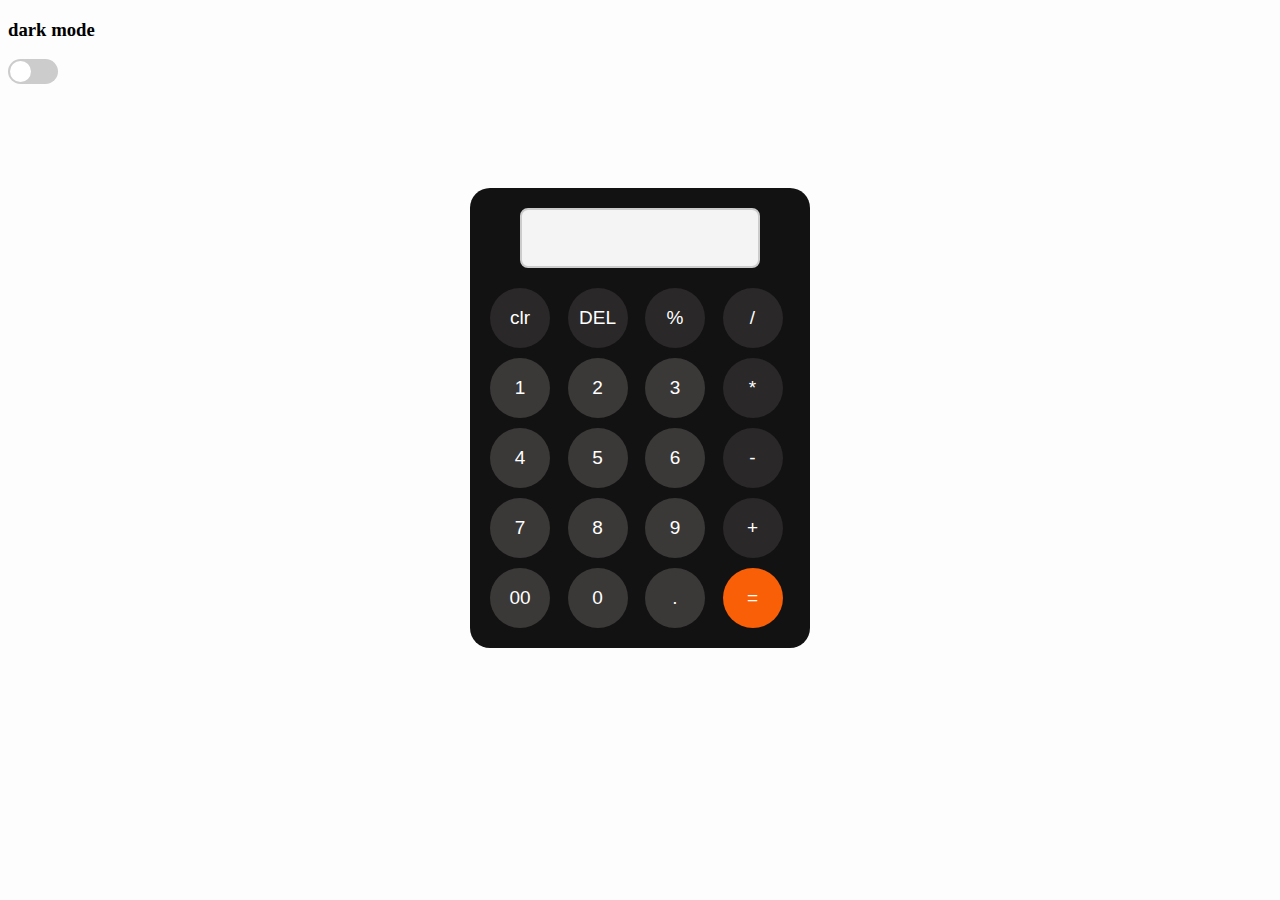
<file: index.html>
<!DOCTYPE html>
<html lang="en">
  <head>
    <meta charset="UTF-8" />
    <meta name="viewport" content="width=device-width, initial-scale=1.0" />
    <title>Document</title>
    <link rel="stylesheet" href="calcu.css" />
  </head>
  <body>
    <h3>dark mode</h3>
    <button class="toggle">
      <span class="circle"></span>
    </button>
    <audio id="bg-music" src="annoying-song.mp3" loop></audio>
    <div class="base">
      <input type="text" class="display" readonly />
      <div class="buttons">
        <button class="button out">clr</button>
        <button class="button out">DEL</button>
        <button class="button out">%</button>
        <button class="button out">/</button>
        <button class="button in">1</button>
        <button class="button in">2</button>
        <button class="button in">3</button>
        <button class="button out">*</button>
        <button class="button in">4</button>
        <button class="button in">5</button>
        <button class="button in">6</button>
        <button class="button out">-</button>
        <button class="button in">7</button>
        <button class="button in">8</button>
        <button class="button in">9</button>
        <button class="button out">+</button>
        <button class="button in">00</button>
        <button class="button in">0</button>
        <button class="button in">.</button>
        <button class="equal">=</button>
      </div>
    </div>
    <script src="calcu.js"></script>
  </body>
</html>
</file>
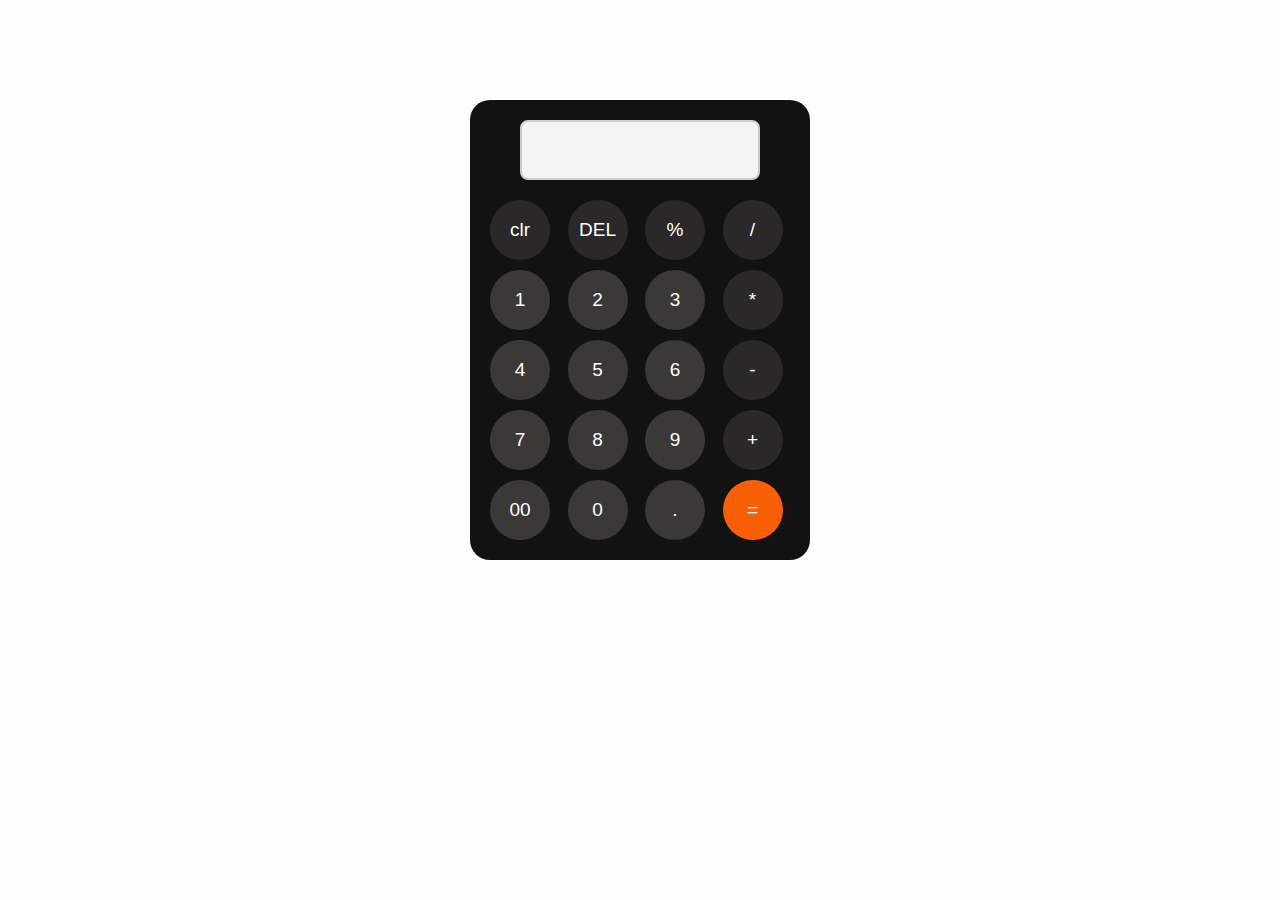
<file: calcu.html>
<!DOCTYPE html>
<html lang="en">
  <head>
    <meta charset="UTF-8" />
    <meta name="viewport" content="width=device-width, initial-scale=1.0" />
    <title>Document</title>
    <link rel="stylesheet" href="/calcu.css" />
  </head>
  <body>
    <div class="base">
      <input type="text" class="display" readonly />
      <div class="buttons">
        <button class="button out">clr</button>
        <button class="button out">DEL</button>
        <button class="button out">%</button>
        <button class="button out">/</button>
        <button class="button in">1</button>
        <button class="button in">2</button>
        <button class="button in">3</button>
        <button class="button out">*</button>
        <button class="button in">4</button>
        <button class="button in">5</button>
        <button class="button in">6</button>
        <button class="button out">-</button>
        <button class="button in">7</button>
        <button class="button in">8</button>
        <button class="button in">9</button>
        <button class="button out">+</button>
        <button class="button in">00</button>
        <button class="button in">0</button>
        <button class="button in">.</button>
        <button class="equal">=</button>
      </div>
    </div>
    <script src="/calcu.js"></script>
  </body>
</html>
</file>
<file: calcu.css>
body {
  background-color: rgb(253, 253, 253);
}

.base {
  background-color: rgb(19, 18, 18);
  max-width: 300px;
  height: auto;
  margin-left: auto;
  margin-right: auto;
  margin-top: 100px;
  padding: 20px;
  border-radius: 20px;
  width: auto;
}
input {
  border: 1px solid rgb(235, 232, 232);
  height: 60px;
  width: 80%;
  margin-left: 30px;
  border-radius: 10px;
  background-color: rgb(219, 252, 252);
  text-align: right;
  box-sizing: border-box; /*keeps height consistent*/
  padding: 20px;
}
.equal {
  height: 60px;
  width: 60px;
  border-radius: 50px;
  background-color: rgb(248, 95, 6);
  border: none;
  color: #ffffff;

  font-size: 19px;
}
.buttons {
  display: flex;
  justify-content: center; /* center horizontally */
  align-items: center;
  margin-top: 20px;
  display: grid;
  gap: 10px;
  grid-template-columns: repeat(4, 1fr);
  grid-template-rows: repeat(4, 1fr);
}
.button {
  border: none;
  height: 60px;
  width: 60px;
  border-radius: 50%;

  font-size: 19px;
}
.button:hover {
  cursor: pointer;
}
.equal:hover {
  cursor: pointer;
}
.button:active {
  transform: scale(0.9);
}
.equal:active {
  transform: scale(0.9);
}
.display {
  font-family: "Roboto Mono", monospace; /* Monospaced for alignment */
  font-size: 2rem; /* Large enough to read */
  font-weight: bold; /* Makes numbers pop */
  text-align: right; /* Numbers align to the right */
  padding: 10px;
  border: 2px solid #ccc;
  border-radius: 8px;
  background-color: #f4f4f4;
  color: #333;
}
.in {
  background-color: #3b3838;
  color: hsl(0, 0%, 100%);
}
.out {
  background-color: hsl(0, 3%, 16%);
  color: #ffffff;
}
.toggle {
  width: 50px;
  height: 25px;
  background: #ccc;
  border-radius: 25px;
  border: none;
  cursor: pointer;
  position: relative;
  padding: 0;
}

.circle {
  position: absolute;
  top: 2px;
  left: 2px;
  width: 21px;
  height: 21px;
  background: white;
  border-radius: 50%;
  transition: transform 0.3s;
}

/* Dark mode button color */
.toggle.active {
  background: #333;
}

.toggle.active .circle {
  transform: translateX(25px);
}
body.dark {
  background: #222;
  color: white;
}
</file>
